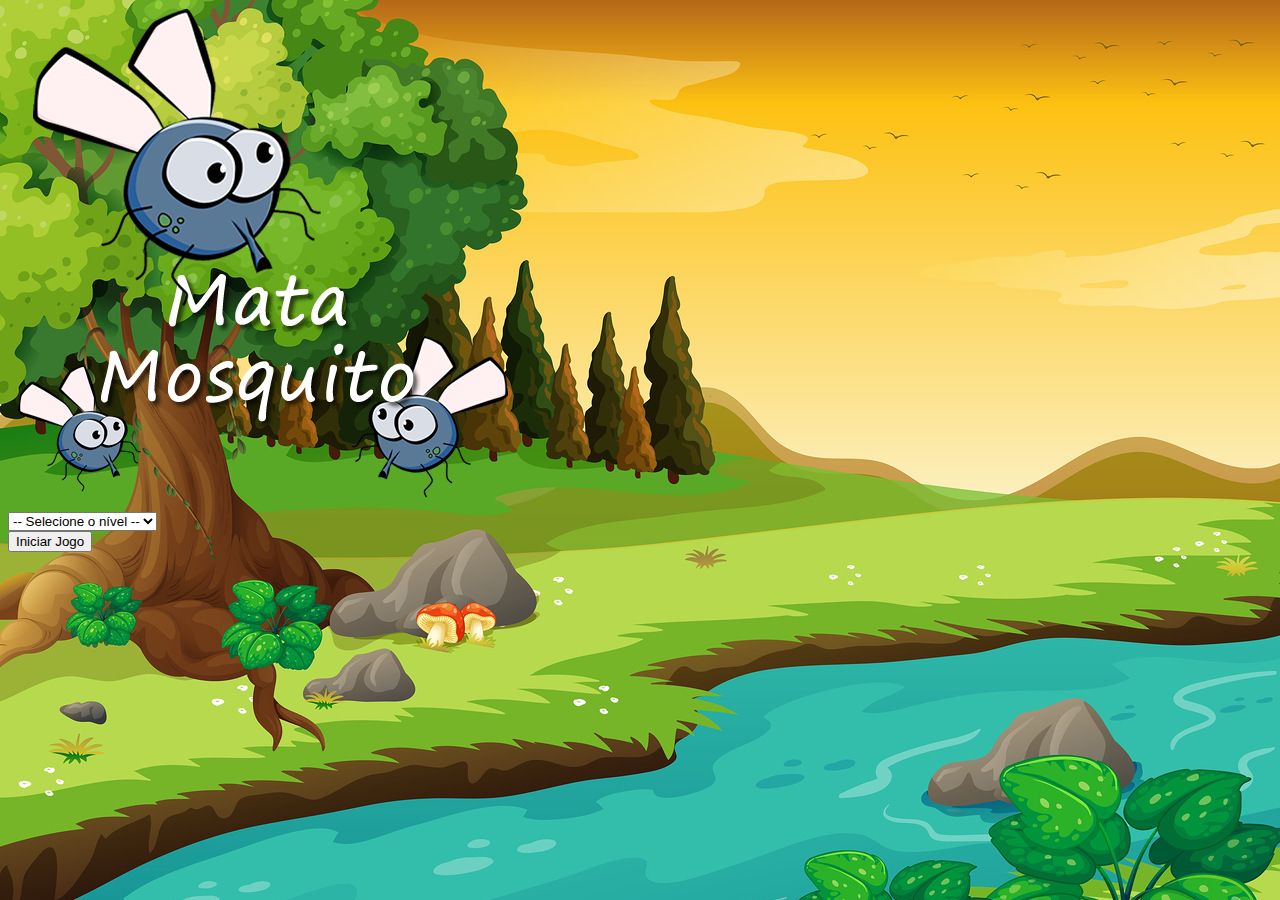
<file: index.html>
<!DOCTYPE html>
<html>
    <head>
        <title>Início</title>
        <meta charset="UTF-8">

        <link href="https://cdn.jsdelivr.net/npm/bootstrap@5.3.2/dist/css/bootstrap.min.css" rel="stylesheet" integrity="sha384-T3c6CoIi6uLrA9TneNEoa7RxnatzjcDSCmG1MXxSR1GAsXEV/Dwwykc2MPK8M2HN" crossorigin="anonymous">
        <link rel="stylesheet" href="estilo.css" />

        <script>
            function iniciarJogo() {
                var nivel = document.getElementById('nivel').value

                if(nivel === '') {
                    alert('Selecione um nível para iniciar o jogo!')
                    return false
                }

                window.location.href = "app.html?" + nivel
            }
        </script>
    </head>

    <body>

        <div class="container">
            <div class="row">
                <div class="rol">
                    <div class="d-flex justify-content-center">
                        <img src="imagens/game.png">

                    </div>

                </div>

            </div>

            <div class="row">
                <div class="rol">
                    <div class="d-flex justify-content-center">
                        <div class="mb-2">
                            <select class="form-control" id="nivel">
                                <option value="">-- Selecione o nível --</option>
                                <option value="normal">Normal</option>
                                <option value="dificil">Difícil</option>
                                <option value="chucknorris">Chuck Norris</option>
                            </select>
                        </div>    
                    </div>
                </div>
            </div>            

            
            
            <div class="row">
                <div class="rol">
                    <div class="d-flex justify-content-center">
                        <button type="button" class="btn btn-danger btn-lg" onclick="iniciarJogo()" >Iniciar Jogo</button>

                    </div>

                </div>

            </div>
        </div>

    </body>
</html>
</file>
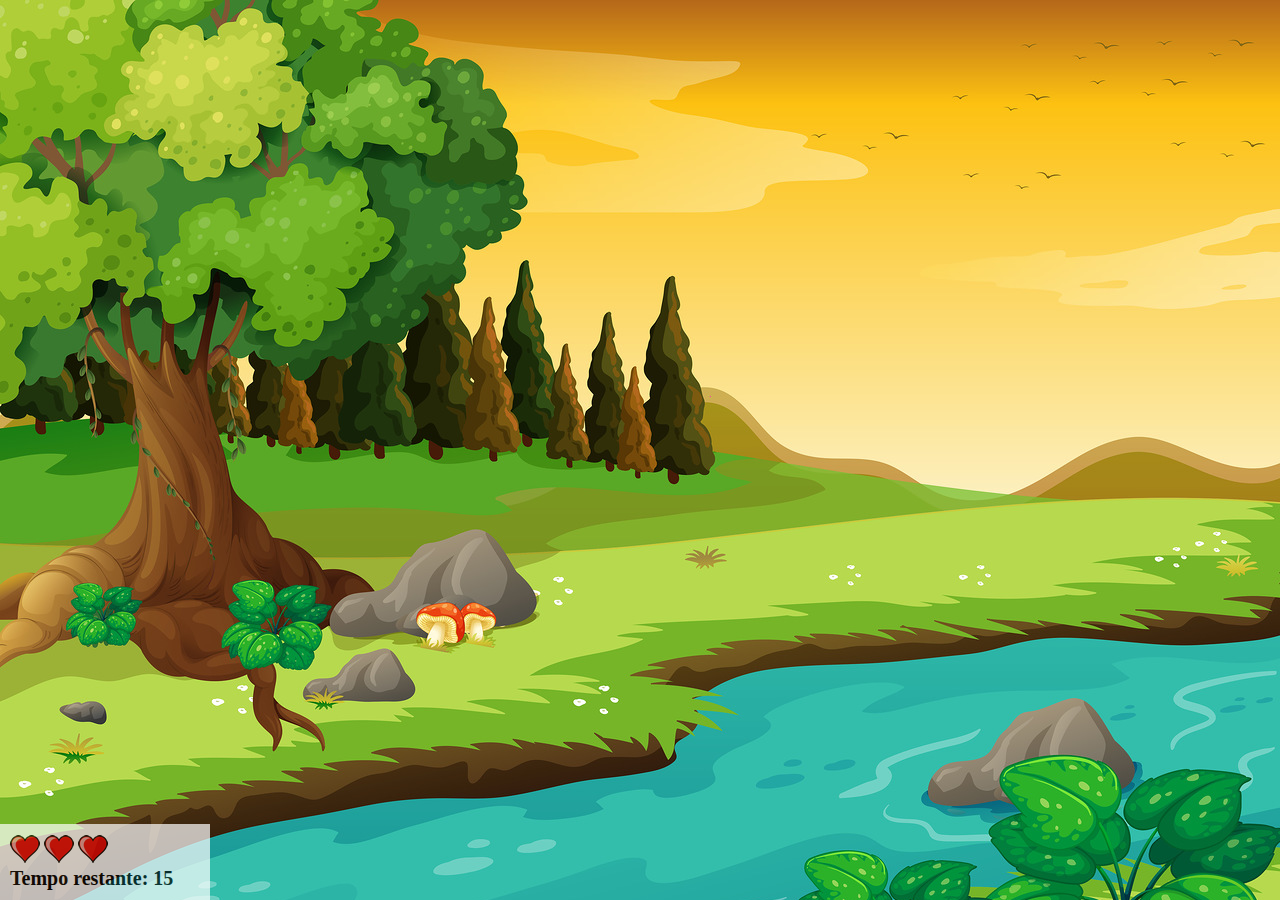
<file: app.html>
<!DOCTYPE html>
<html>
    <head>
        <title></title>
        <meta charset="UTF-8">

        <link rel="stylesheet" href="estilo.css"/>

        <script src="jogo.js"></script>
        

    </head>
    <body onresize="ajustaTamanhoPalcojogo()">

        <div class="painel">
            <div class="vidas">
                <img id="v1" src="imagens/coracao_cheio.png">
                <img id="v2" src="imagens/coracao_cheio.png">
                <img id="v3" src="imagens/coracao_cheio.png">

            </div>

            <div class="cronometro">Tempo restante: <span id="cronometro"></span></div>
        </div>


        <script>
            document.getElementById('cronometro').innerHTML = tempo
            

            var criaMosquito = setInterval(function() {
                posicaoRandomica()
            }, criaMosquitoTempo)
        </script>

    </body>
</html>
</file>
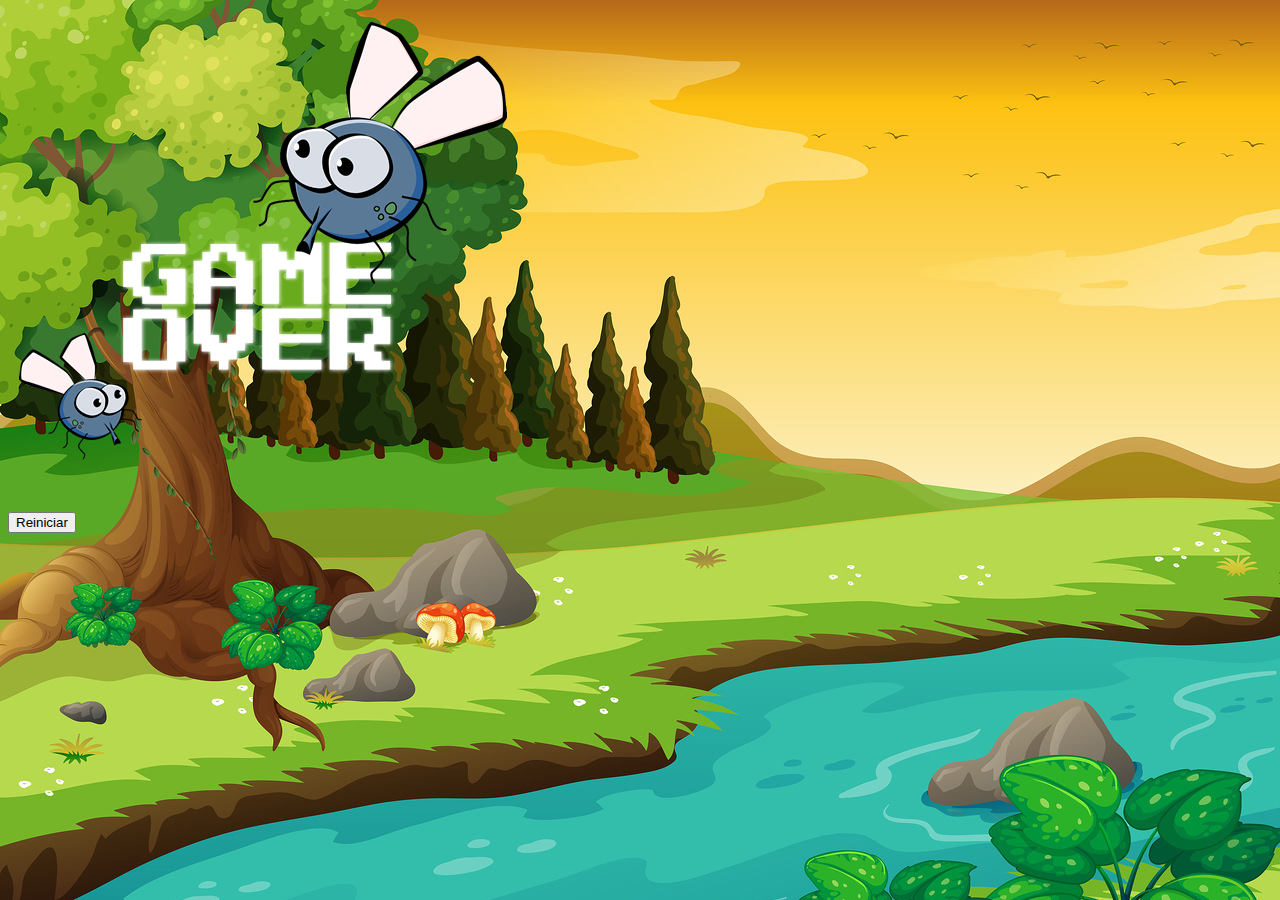
<file: fim_de_jogo.html>
<!DOCTYPE html>
<html>
    <head>
        <title>Game Over</title>
        <meta charset="UTF-8">

        <link href="https://cdn.jsdelivr.net/npm/bootstrap@5.3.2/dist/css/bootstrap.min.css" rel="stylesheet" integrity="sha384-T3c6CoIi6uLrA9TneNEoa7RxnatzjcDSCmG1MXxSR1GAsXEV/Dwwykc2MPK8M2HN" crossorigin="anonymous">
        <link rel="stylesheet" href="estilo.css" />
    </head>

    <body>

        <div class="container">
            <div class="row">
                <div class="rol">
                    <div class="d-flex justify-content-center">
                        <img src="imagens/game_over.png">

                    </div>

                </div>

            </div>

            <div class="row">
                <div class="rol">
                    <div class="d-flex justify-content-center">
                        <button type="button" class="btn btn-dark btn-lg" onclick="window.location.href = 'index.html' ">Reiniciar</button>

                    </div>

                </div>

            </div>
        </div>

    </body>
</html>
</file>
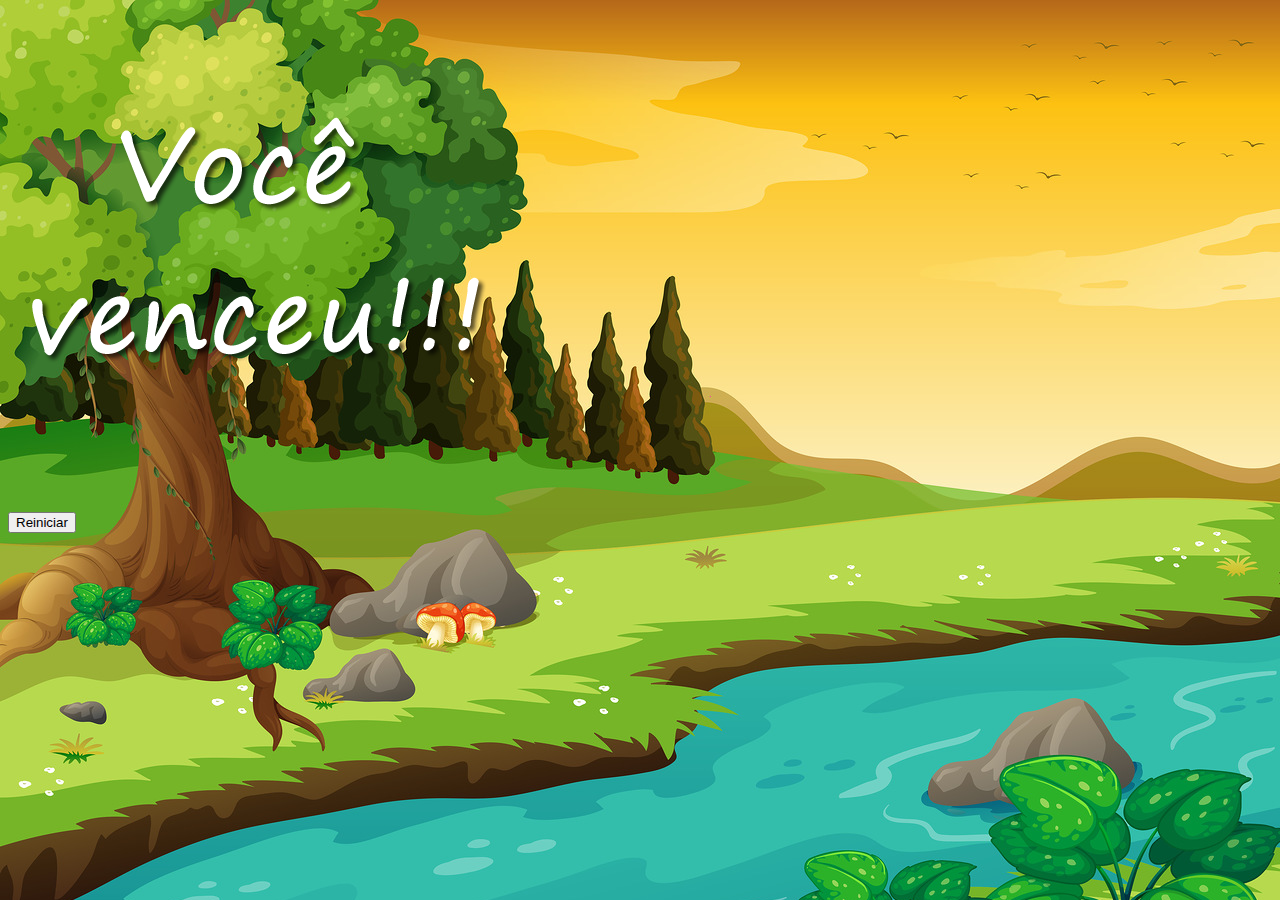
<file: vitoria.html>
<!DOCTYPE html>
<html>
    <head>
        <title>Vitória</title>
        <meta charset="UTF-8">

        <link href="https://cdn.jsdelivr.net/npm/bootstrap@5.3.2/dist/css/bootstrap.min.css" rel="stylesheet" integrity="sha384-T3c6CoIi6uLrA9TneNEoa7RxnatzjcDSCmG1MXxSR1GAsXEV/Dwwykc2MPK8M2HN" crossorigin="anonymous">
        <link rel="stylesheet" href="estilo.css" />
    </head>

    <body>

        <div class="container">
            <div class="row">
                <div class="rol">
                    <div class="d-flex justify-content-center">
                        <img src="imagens/vitoria.png">

                    </div>

                </div>

            </div>

            <div class="row">
                <div class="rol">
                    <div class="d-flex justify-content-center">
                        <button type="button" class="btn btn-dark btn-lg" onclick="window.location.href = 'index.html' ">Reiniciar</button>

                    </div>

                </div>

            </div>
        </div>

    </body>
</html>
</file>
<file: estilo.css>
html {
    cursor: url(imagens/mata_mosca.png) 30 30, auto;
}

body {
    background-image: url(imagens/bg.jpg);
    background-repeat: no-repeat;
    background-size: 100%;
}

.mosca1 {
    width: 50px;
    height: 50px;
}

.mosca2 {
    width: 70px;
    height: 70px;
}

.mosca3 {
    width: 90px;
    height: 90px;
}

.ladoA {
    transform: scaleX(1);
}

.ladoB {
    transform: scaleX(-1);
}

.painel {
    position: absolute;
    width:190px;
    padding: 10px;
    left: 0px;
    bottom: 0px;
    border-top: solid 1px #fff;
    background-color: #fff;
    opacity: 0.7;
}

.vidas {
    float: left;   
}

.cronometro {
    float: left;
    font-size: 20px;
    font-weight: bold;
}
</file>
